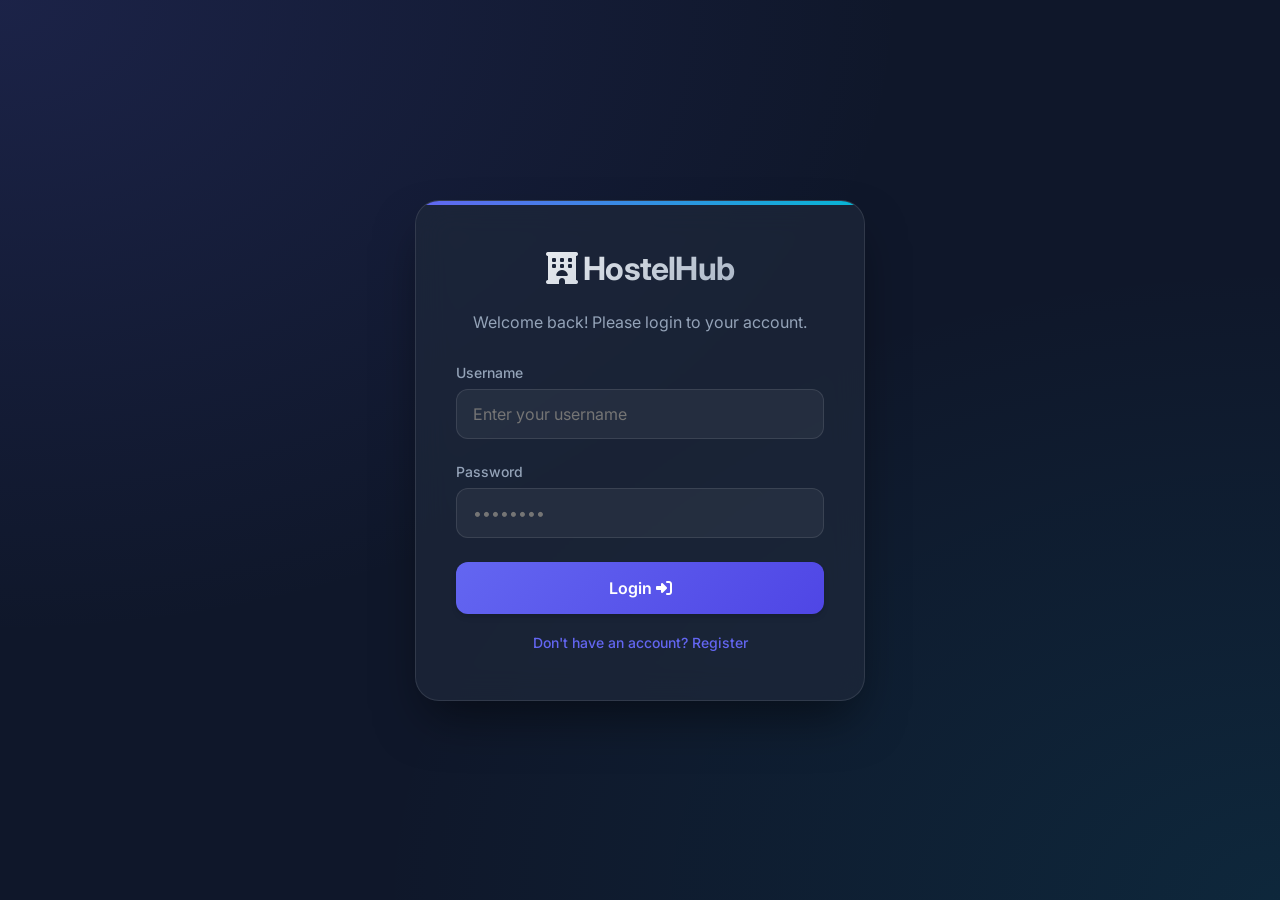
<file: frontend/index.html>
<!DOCTYPE html>
<html lang="en">

<head>
    <meta charset="UTF-8">
    <meta name="viewport" content="width=device-width, initial-scale=1.0">
    <title>Hostel Booking - Login</title>
    <link rel="stylesheet" href="https://cdnjs.cloudflare.com/ajax/libs/font-awesome/6.4.0/css/all.min.css">
    <link rel="stylesheet" href="static/style.css">
</head>

<body>
    <div class="container">
        <h1><i class="fas fa-hotel"></i> HostelHub</h1>
        <p style="color: var(--text-muted); margin-bottom: 2rem;">Welcome back! Please login to your account.</p>
        <form id="loginForm">
            <div class="form-group">
                <label for="username">Username</label>
                <input type="text" id="username" placeholder="Enter your username" required>
            </div>
            <div class="form-group">
                <label for="password">Password</label>
                <input type="password" id="password" placeholder="••••••••" required>
            </div>
            <button type="submit">Login <i class="fas fa-sign-in-alt"></i></button>
        </form>
        <a href="/register.html" class="link">Don't have an account? Register</a>
    </div>
    <script src="static/script.js"></script>
</body>

</html>
</file>
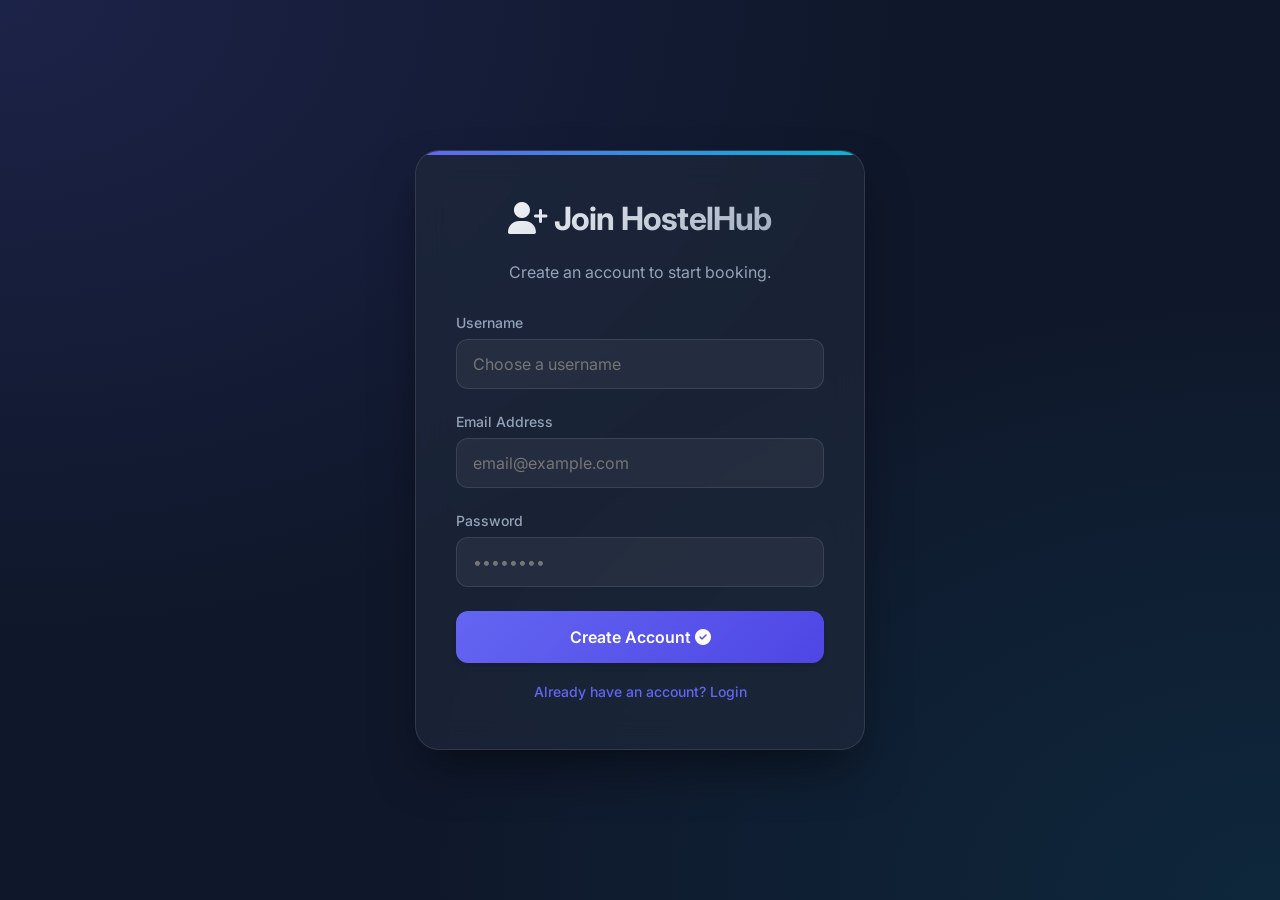
<file: frontend/register.html>
<!DOCTYPE html>
<html lang="en">

<head>
    <meta charset="UTF-8">
    <meta name="viewport" content="width=device-width, initial-scale=1.0">
    <title>Hostel Booking - Register</title>
    <link rel="stylesheet" href="https://cdnjs.cloudflare.com/ajax/libs/font-awesome/6.4.0/css/all.min.css">
    <link rel="stylesheet" href="static/style.css">
</head>

<body>
    <div class="container">
        <h1><i class="fas fa-user-plus"></i> Join HostelHub</h1>
        <p style="color: var(--text-muted); margin-bottom: 2rem;">Create an account to start booking.</p>
        <form id="registerForm">
            <div class="form-group">
                <label for="username">Username</label>
                <input type="text" id="username" placeholder="Choose a username" required>
            </div>
            <div class="form-group">
                <label for="email">Email Address</label>
                <input type="email" id="email" placeholder="email@example.com" required>
            </div>
            <div class="form-group">
                <label for="password">Password</label>
                <input type="password" id="password" placeholder="••••••••" required>
            </div>
            <button type="submit">Create Account <i class="fas fa-check-circle"></i></button>
        </form>
        <a href="/login" class="link">Already have an account? Login</a>
    </div>
    <script src="static/script.js"></script>
</body>

</html>
</file>
<file: frontend/static/style.css>
@import url('https://fonts.googleapis.com/css2?family=Inter:wght@300;400;500;600;700&display=swap');

:root {
    --primary: #6366f1;
    --primary-glow: rgba(99, 102, 241, 0.5);
    --secondary: #06b6d4;
    --accent: #f43f5e;
    --bg-dark: #0f172a;
    --bg-card: rgba(30, 41, 59, 0.7);
    --bg-glass: rgba(255, 255, 255, 0.05);
    --border-glass: rgba(255, 255, 255, 0.1);
    --text-main: #f8fafc;
    --text-muted: #94a3b8;
    --white: #ffffff;
    --radius: 16px;
    --transition: all 0.3s cubic-bezier(0.4, 0, 0.2, 1);
}

* {
    box-sizing: border-box;
    margin: 0;
    padding: 0;
    font-family: 'Inter', sans-serif;
}

body {
    background-color: var(--bg-dark);
    background-image:
        radial-gradient(at 0% 0%, rgba(99, 102, 241, 0.15) 0px, transparent 50%),
        radial-gradient(at 100% 100%, rgba(6, 182, 212, 0.1) 0px, transparent 50%);
    color: var(--text-main);
    display: flex;
    justify-content: center;
    align-items: center;
    min-height: 100vh;
    overflow-x: hidden;
}

/* Glassmorphism Utility */
.glass {
    background: var(--bg-card);
    backdrop-filter: blur(12px);
    -webkit-backdrop-filter: blur(12px);
    border: 1px solid var(--border-glass);
    border-radius: var(--radius);
}

.container {
    background: var(--bg-card);
    backdrop-filter: blur(16px);
    border: 1px solid var(--border-glass);
    padding: 3rem 2.5rem;
    border-radius: 24px;
    box-shadow: 0 25px 50px -12px rgba(0, 0, 0, 0.5);
    width: 100%;
    max-width: 450px;
    text-align: center;
    position: relative;
    overflow: hidden;
}

.container::before {
    content: '';
    position: absolute;
    top: 0;
    left: 0;
    width: 100%;
    height: 4px;
    background: linear-gradient(90deg, var(--primary), var(--secondary));
}

h1,
h2,
h3 {
    margin-bottom: 1.5rem;
    font-weight: 700;
    letter-spacing: -0.025em;
    background: linear-gradient(135deg, #fff 0%, var(--text-muted) 100%);
    -webkit-background-clip: text;
    background-clip: text;
    -webkit-text-fill-color: transparent;
}

.form-group {
    margin-bottom: 1.5rem;
    text-align: left;
}

label {
    display: block;
    margin-bottom: 0.5rem;
    font-size: 0.875rem;
    font-weight: 500;
    color: var(--text-muted);
}

input,
select,
textarea {
    width: 100%;
    padding: 0.875rem 1rem;
    background: var(--bg-glass);
    border: 1px solid var(--border-glass);
    border-radius: 12px;
    color: var(--white);
    font-size: 1rem;
    transition: var(--transition);
}

input:focus,
select:focus,
textarea:focus {
    border-color: var(--primary);
    background: rgba(255, 255, 255, 0.08);
    box-shadow: 0 0 0 4px var(--primary-glow);
    outline: none;
}

button {
    width: 100%;
    padding: 1rem;
    background: linear-gradient(135deg, var(--primary) 0%, #4f46e5 100%);
    color: var(--white);
    border: none;
    border-radius: 12px;
    font-size: 1rem;
    font-weight: 600;
    cursor: pointer;
    transition: var(--transition);
    box-shadow: 0 4px 6px -1px rgba(0, 0, 0, 0.1), 0 2px 4px -1px rgba(0, 0, 0, 0.06);
}

button:hover {
    transform: translateY(-2px);
    box-shadow: 0 10px 15px -3px var(--primary-glow);
    filter: brightness(1.1);
}

button:active {
    transform: translateY(0);
}

.link {
    display: inline-block;
    margin-top: 1.25rem;
    color: var(--primary);
    text-decoration: none;
    font-size: 0.875rem;
    font-weight: 500;
    transition: var(--transition);
}

.link:hover {
    color: var(--secondary);
    text-shadow: 0 0 8px var(--secondary);
}

/* Dashboard Styles */
.dashboard-container {
    width: 100%;
    max-width: 1280px;
    margin: 6rem auto 2rem;
    padding: 0 1.5rem;
    align-self: flex-start;
}

.nav {
    position: fixed;
    top: 0;
    left: 0;
    right: 0;
    z-index: 1000;
    display: flex;
    justify-content: space-between;
    align-items: center;
    background: rgba(15, 23, 42, 0.8);
    backdrop-filter: blur(12px);
    padding: 1rem 2rem;
    border-bottom: 1px solid var(--border-glass);
}

.nav h2 {
    margin-bottom: 0;
    font-size: 1.5rem;
}

.nav button {
    width: auto;
    padding: 0.5rem 1.25rem;
    background: var(--bg-glass);
    border: 1px solid var(--border-glass);
}

.nav button:hover {
    background: var(--accent);
    box-shadow: 0 0 15px rgba(244, 63, 94, 0.4);
}

/* Hostel Cards */
.hostel-card {
    background: var(--bg-card);
    border: 1px solid var(--border-glass);
    border-radius: 20px;
    padding: 2rem;
    margin-bottom: 2rem;
    display: flex;
    flex-direction: column;
    gap: 1.5rem;
    transition: var(--transition);
    position: relative;
    overflow: hidden;
}

.hostel-card:hover {
    border-color: var(--primary);
    box-shadow: 0 20px 25px -5px rgba(0, 0, 0, 0.2);
}

.hostel-card h3 {
    font-size: 1.75rem;
    margin-bottom: 0.5rem;
}

.hostel-card p {
    color: var(--text-muted);
    line-height: 1.6;
}

/* Filters */
.filter-section {
    background: var(--bg-card);
    padding: 1.5rem 2rem;
    border-radius: 20px;
    border: 1px solid var(--border-glass);
    margin-bottom: 3rem;
    display: grid;
    grid-template-columns: repeat(auto-fit, minmax(200px, 1fr));
    gap: 1.5rem;
    align-items: flex-end;
}

.filter-section .form-group {
    margin-bottom: 0;
}

.filter-section button {
    height: 48px;
}

/* Room Grid */
[id^="rooms-container-"] {
    display: grid;
    grid-template-columns: repeat(auto-fill, minmax(300px, 1fr));
    gap: 1rem;
    margin-top: 1rem;
}

.room-item {
    background: rgba(255, 255, 255, 0.03);
    border: 1px solid var(--border-glass);
    padding: 1.25rem;
    border-radius: 12px;
    display: flex;
    flex-direction: column;
    justify-content: space-between;
    transition: var(--transition);
}

.room-item:hover {
    background: rgba(255, 255, 255, 0.06);
    border-color: var(--secondary);
}

.room-info p {
    font-size: 0.9375rem;
    margin-bottom: 0.25rem;
}

.room-price {
    font-size: 1.25rem;
    font-weight: 700;
    color: var(--secondary);
}

.room-item button {
    margin-top: 1rem;
    padding: 0.625rem;
    font-size: 0.875rem;
    background: var(--secondary);
}

/* Responsive Grid for Admin Forms */
.admin-grid {
    display: grid;
    grid-template-columns: repeat(auto-fit, minmax(400px, 1fr));
    gap: 2rem;
}

@media (max-width: 640px) {
    .container {
        padding: 2rem 1.5rem;
        border-radius: 0;
        max-width: 100%;
        height: 100vh;
        display: flex;
        flex-direction: column;
        justify-content: center;
    }

    .admin-grid {
        grid-template-columns: 1fr;
    }
}
</file>
